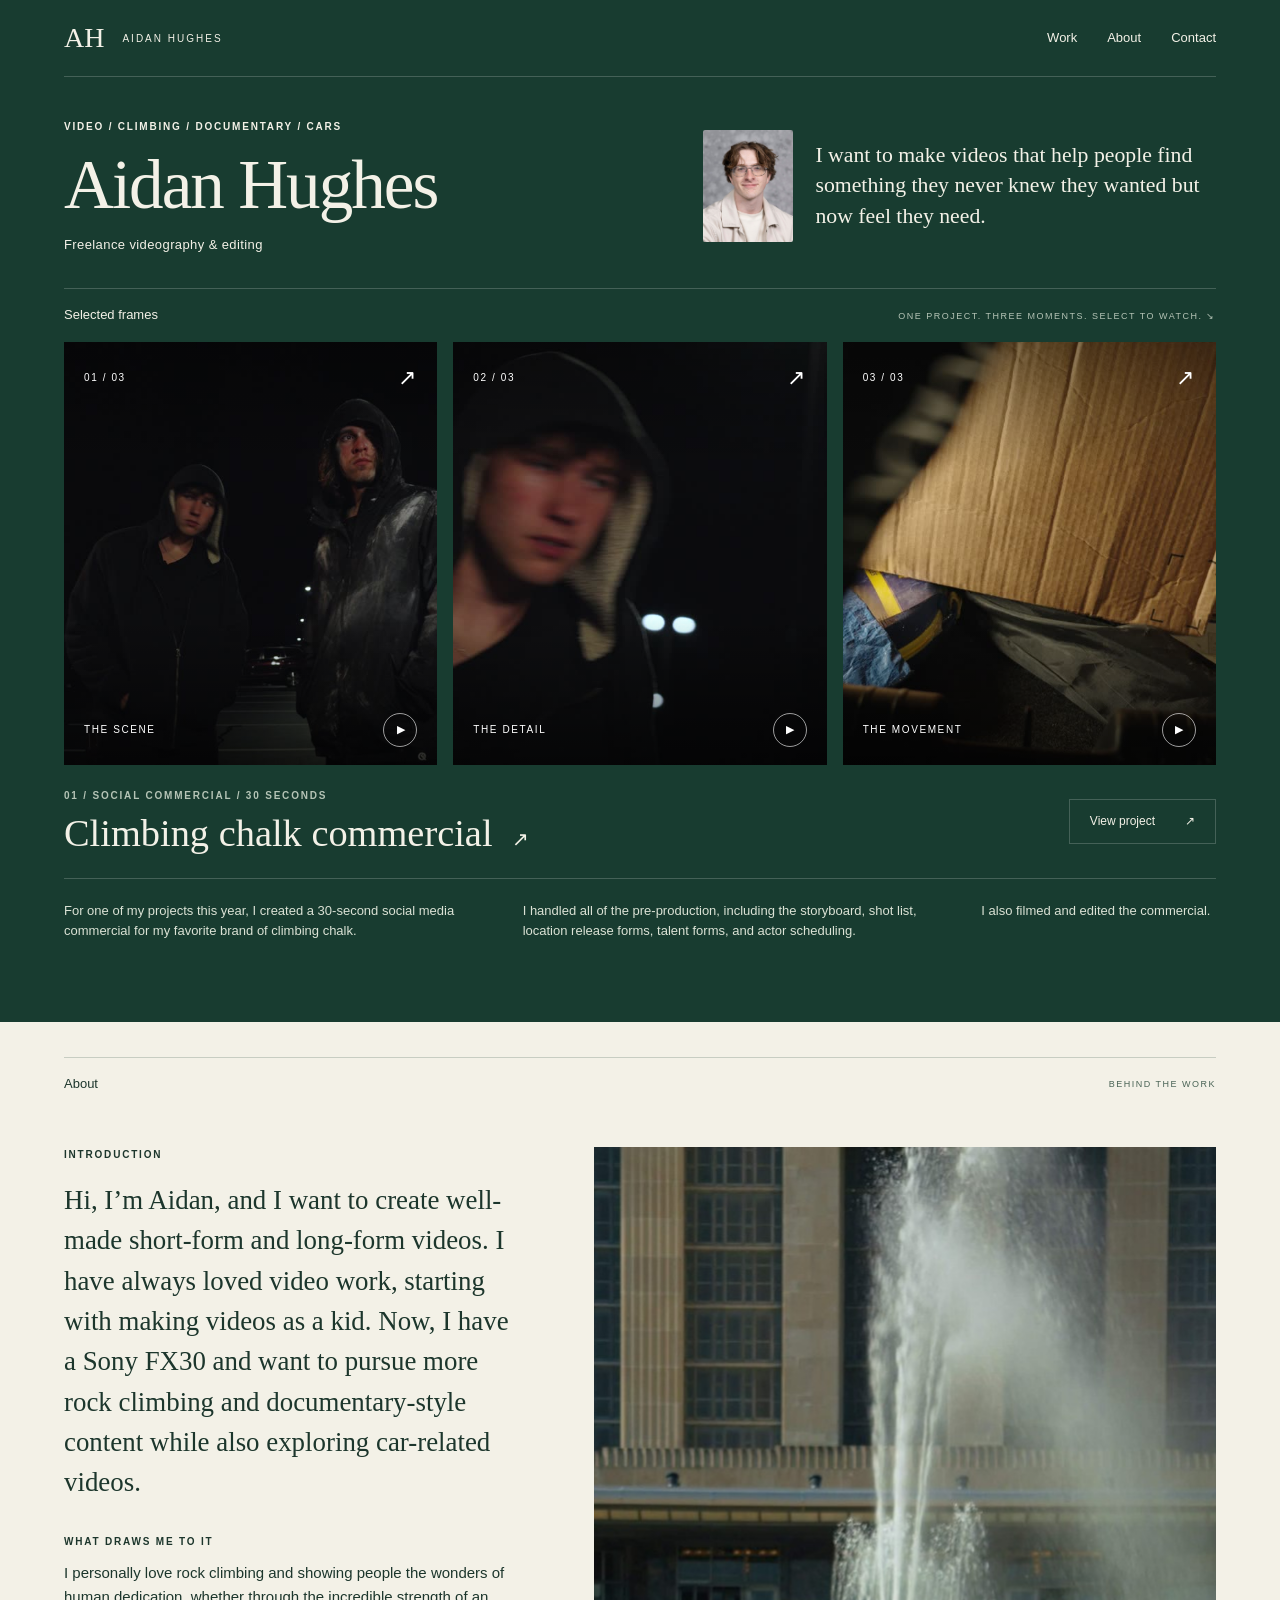
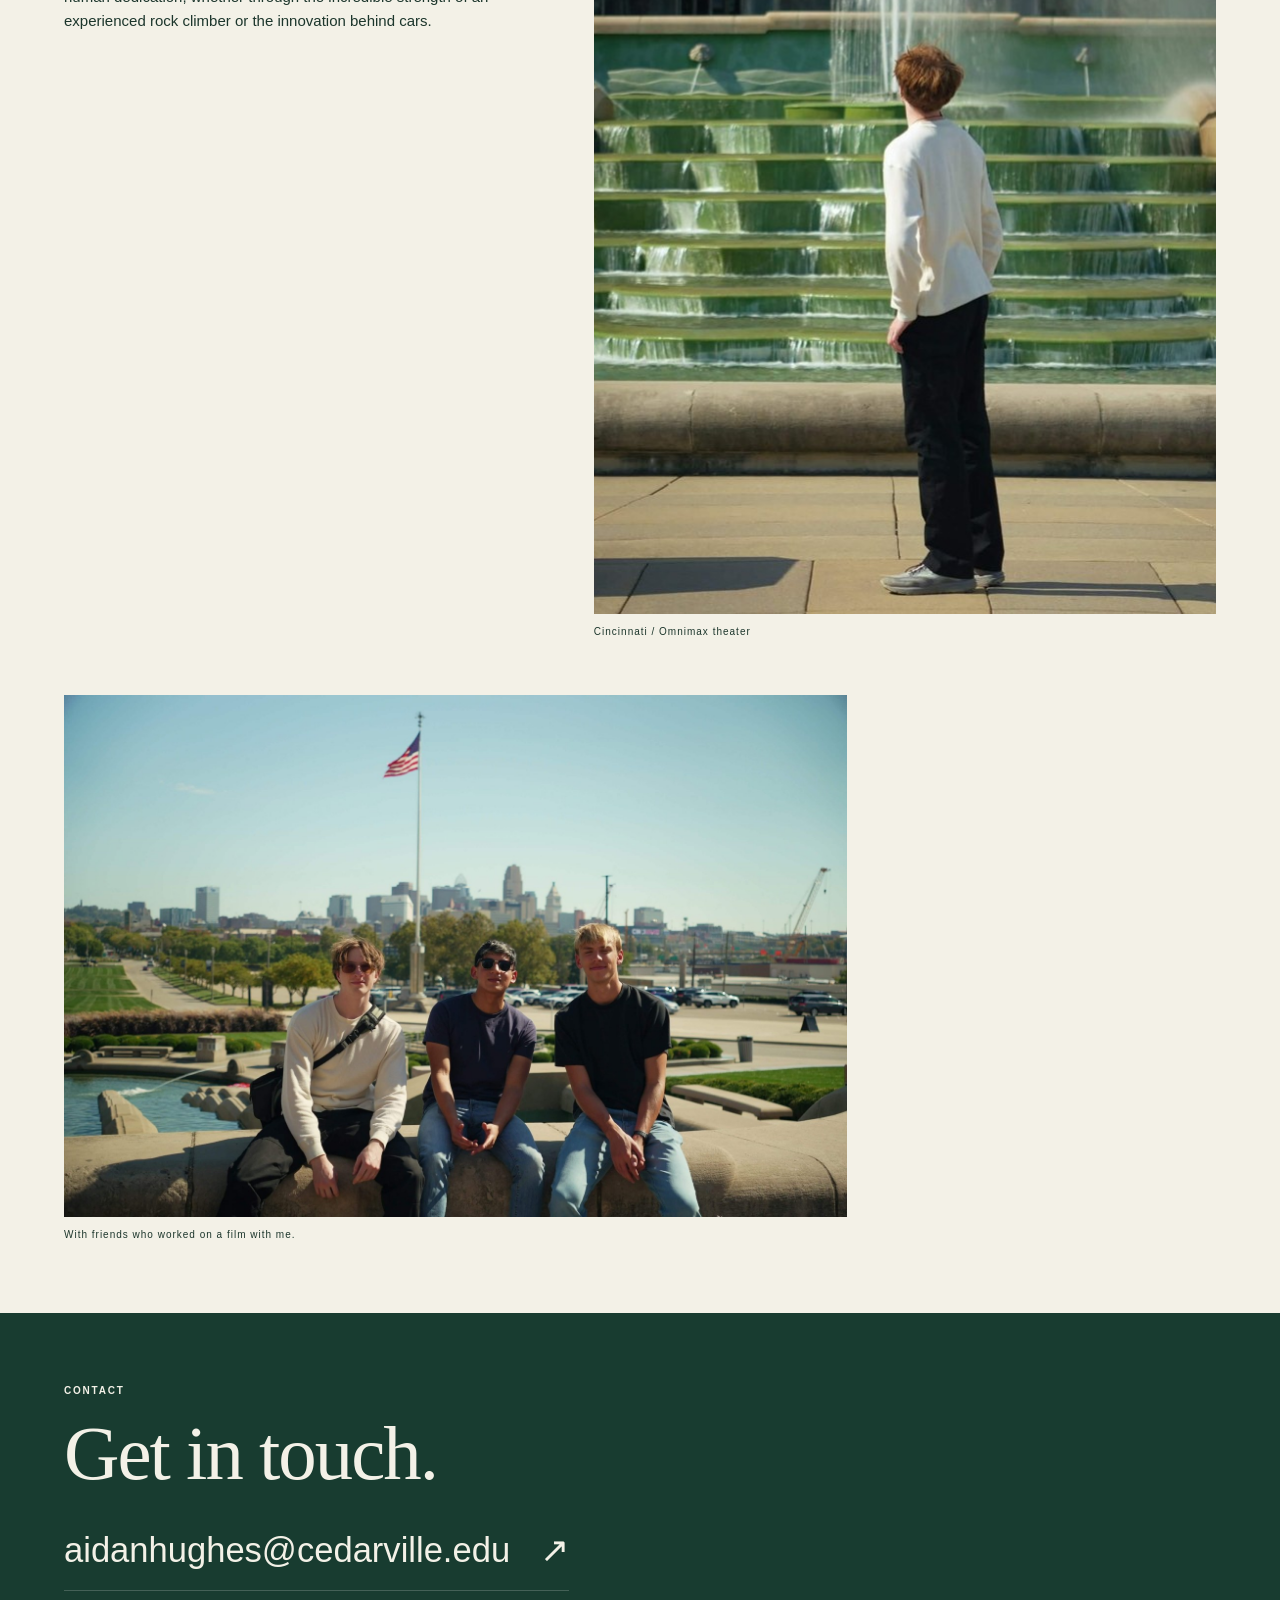
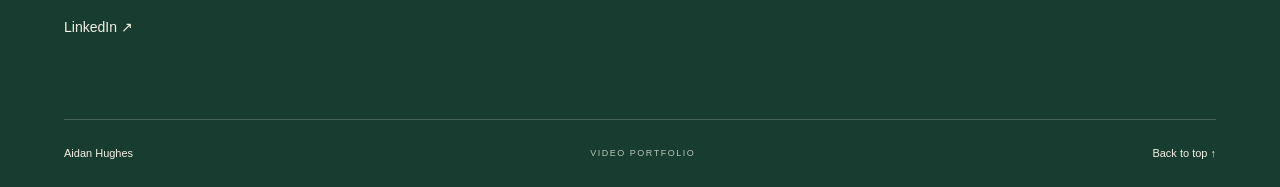
<file: index.html>
<!DOCTYPE html>
<html lang="en">
<head><meta charset="UTF-8"><meta name="viewport" content="width=device-width, initial-scale=1"><meta name="theme-color" content="#183c30"><meta name="description" content="Aidan Hughes — a portfolio of video work, with interests in climbing, documentary storytelling, and cars."><title>Aidan Hughes | Video Portfolio</title><link rel="icon" href="assets/favicon.svg" type="image/svg+xml"><link rel="stylesheet" href="styles.css"></head>

<body id="top"><a class="skip" href="#main">Skip to content</a>
<header class="header"><a class="wordmark" href="index.html" aria-label="Aidan Hughes home">AH<span>AIDAN HUGHES</span></a>
<nav aria-label="Main navigation"><a href="index.html#work">Work</a><a href="index.html#about">About</a><a href="index.html#contact">Contact</a></nav>
</header>

<main id="main">
<section class="identity" aria-labelledby="name">
<div><p class="eyebrow">VIDEO / CLIMBING / DOCUMENTARY / CARS</p><h1 id="name">Aidan Hughes<span class="career">Freelance videography &amp; editing</span></h1></div>

<div class="brand"><img class="portrait" src="assets/aidan-headshot.jpg" alt="Professional headshot of Aidan Hughes" width="100" height="120"><p>I want to make videos that help people find something they never knew they wanted but now feel they need.</p></div>
</section>

<section class="work" id="work" aria-labelledby="work-heading">
<div class="section-bar"><h2 id="work-heading">Selected frames</h2><span>ONE PROJECT. THREE MOMENTS. SELECT TO WATCH. ↘</span></div>

<div class="contact-sheet"><a class="frame frame-1" href="chalk-commercial.html#film" aria-label="Watch climbing chalk commercial, frame 1"><img src="assets/frame-1.jpg" alt="Still 1 from Aidan’s climbing chalk commercial" width="540" height="960"><span class="frame-top">01 / 03 <span>↗</span></span><span class="frame-bottom">THE SCENE<span class="play" aria-hidden="true">▶</span></span></a><a class="frame frame-2" href="chalk-commercial.html#film" aria-label="Watch climbing chalk commercial, frame 2"><img src="assets/frame-2.jpg" alt="Still 2 from Aidan’s climbing chalk commercial" width="540" height="960"><span class="frame-top">02 / 03 <span>↗</span></span><span class="frame-bottom">THE DETAIL<span class="play" aria-hidden="true">▶</span></span></a><a class="frame frame-3" href="chalk-commercial.html#film" aria-label="Watch climbing chalk commercial, frame 3"><img src="assets/frame-3.jpg" alt="Still 3 from Aidan’s climbing chalk commercial" width="540" height="960"><span class="frame-top">03 / 03 <span>↗</span></span><span class="frame-bottom">THE MOVEMENT<span class="play" aria-hidden="true">▶</span></span></a></div>

<div class="project-summary">
<div><p class="eyebrow">01 / SOCIAL COMMERCIAL / 30 SECONDS</p><h3><a href="chalk-commercial.html">Climbing chalk commercial <span>↗</span></a></h3></div>
<a class="button" href="chalk-commercial.html">View project <span>↗</span></a></div>

<div class="work-context"><p>For one of my projects this year, I created a 30-second social media commercial for my favorite brand of climbing chalk.</p><p>I handled all of the pre-production, including the storyboard, shot list, location release forms, talent forms, and actor scheduling.</p><p>I also filmed and edited the commercial.</p></div>
</section>

<section class="about" id="about" aria-labelledby="about-heading">
<div class="section-bar"><h2 id="about-heading">About</h2><span>BEHIND THE WORK</span></div>

<div class="about-layout">
<div class="about-copy"><p class="eyebrow">INTRODUCTION</p><p class="intro">Hi, I’m Aidan, and I want to create well-made short-form and long-form videos. I have always loved video work, starting with making videos as a kid. Now, I have a Sony FX30 and want to pursue more rock climbing and documentary-style content while also exploring car-related videos.</p>
<div class="motivation"><p class="eyebrow">WHAT DRAWS ME TO IT</p><p>I personally love rock climbing and showing people the wonders of human dedication, whether through the incredible strength of an experienced rock climber or the innovation behind cars.</p></div>
</div>

<figure class="location"><img src="assets/omnimax.jpg" alt="Aidan standing in front of the fountain at Cincinnati’s Omnimax theater" width="1600" height="1067" loading="lazy"><figcaption>Cincinnati / Omnimax theater</figcaption></figure>
</div>

<figure class="friends"><img src="assets/film-friends.jpg" alt="Aidan with two friends who worked on a film with him, with Cincinnati in the background" width="1600" height="1067" loading="lazy"><figcaption>With friends who worked on a film with me.</figcaption></figure>
</section>

<section class="contact" id="contact" aria-labelledby="contact-heading"><p class="eyebrow">CONTACT</p><h2 id="contact-heading">Get in touch.</h2><a class="email" href="mailto:aidanhughes@cedarville.edu">aidanhughes@cedarville.edu <span>↗</span></a><a class="linkedin" href="https://www.linkedin.com/in/aidanhughesmedia" target="_blank" rel="noopener noreferrer">LinkedIn ↗</a></section>
</main>

<footer><a href="index.html">Aidan Hughes</a><span>VIDEO PORTFOLIO</span><a href="#top">Back to top ↑</a></footer>
</body></html>
</file>
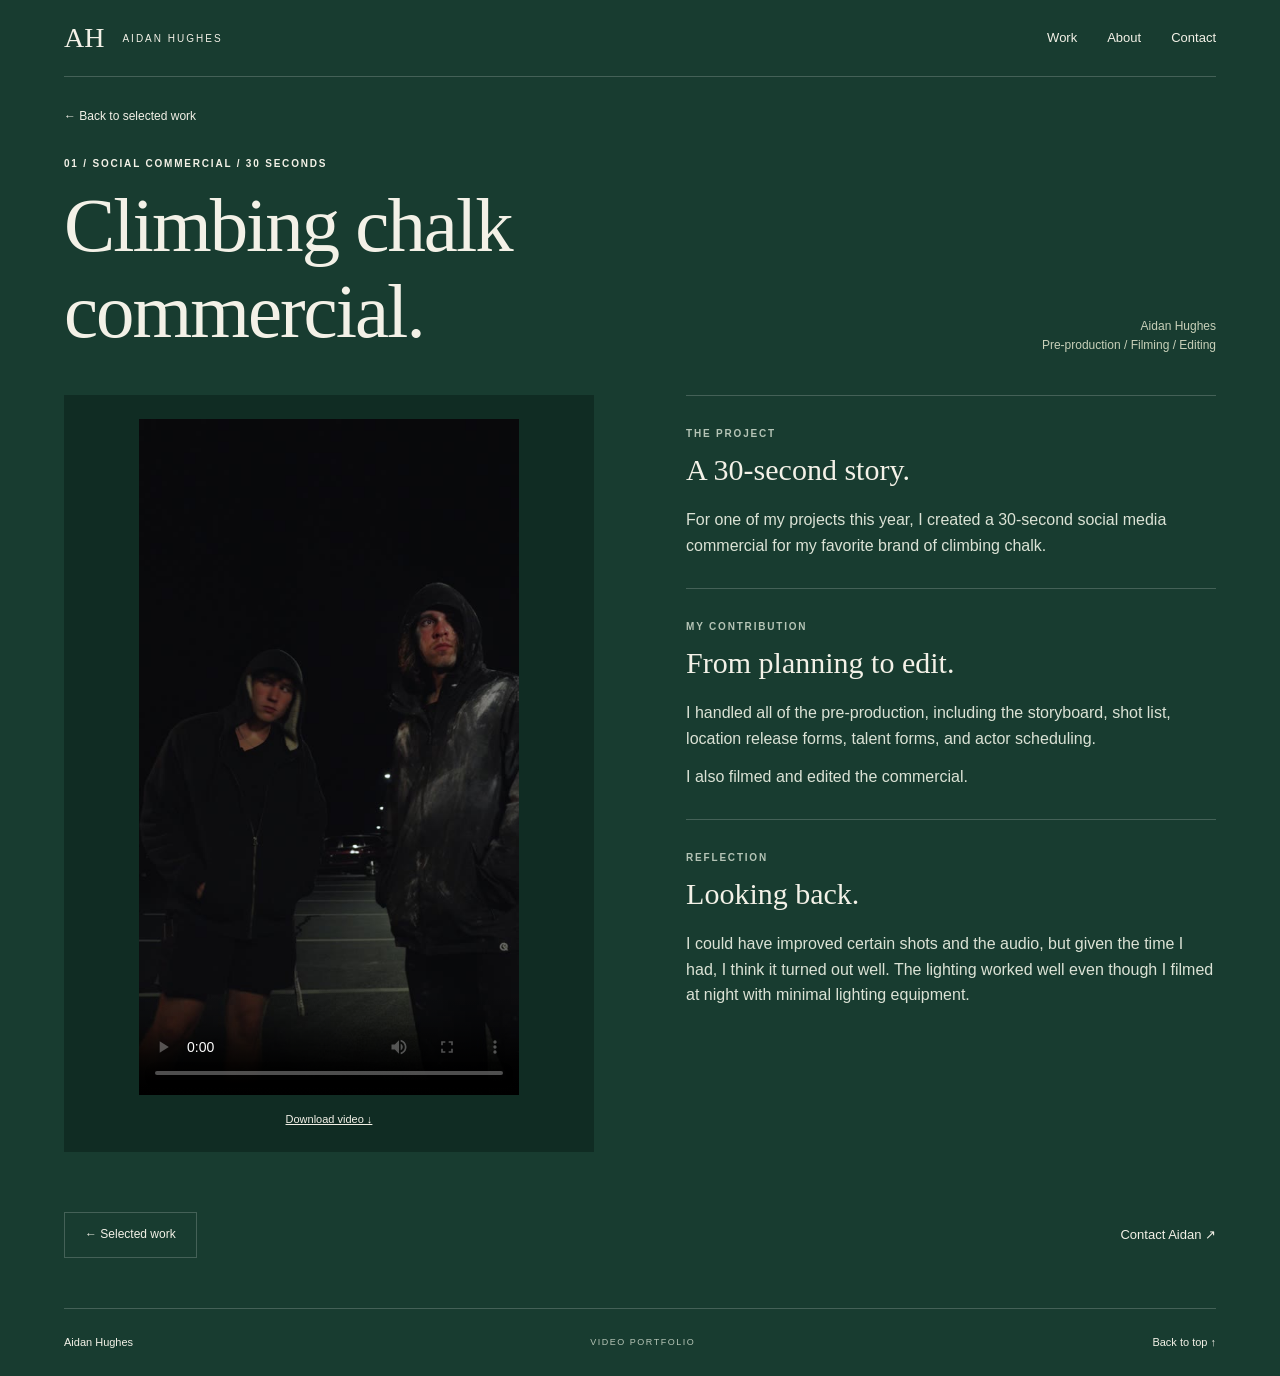
<file: chalk-commercial.html>
<!DOCTYPE html>
<html lang="en">
<head><meta charset="UTF-8"><meta name="viewport" content="width=device-width, initial-scale=1"><meta name="theme-color" content="#183c30"><meta name="description" content="Aidan Hughes — a portfolio of video work, with interests in climbing, documentary storytelling, and cars."><title>Climbing Chalk Commercial | Aidan Hughes</title><link rel="icon" href="assets/favicon.svg" type="image/svg+xml"><link rel="stylesheet" href="styles.css"></head>

<body id="top"><a class="skip" href="#main">Skip to content</a>
<header class="header"><a class="wordmark" href="index.html" aria-label="Aidan Hughes home">AH<span>AIDAN HUGHES</span></a>
<nav aria-label="Main navigation"><a href="index.html#work">Work</a><a href="index.html#about">About</a><a href="index.html#contact">Contact</a></nav>
</header>

<main id="main" class="project-page"><a class="back" href="index.html#work">← Back to selected work</a>
<div class="project-heading">
<div><p class="eyebrow">01 / SOCIAL COMMERCIAL / 30 SECONDS</p><h1>Climbing chalk<br>commercial.</h1></div>
<p class="project-credit">Aidan Hughes<br>Pre-production / Filming / Editing</p></div>

<div class="project-layout">
<section class="screening" id="film" aria-label="Watch the climbing chalk commercial"><video controls playsinline preload="metadata" poster="assets/frame-1.jpg" width="720" height="1280"><source src="assets/chalk-commercial.mp4" type="video/mp4">Your browser cannot play this video. <a href="assets/chalk-commercial.mp4">Download the commercial</a>.</video><a class="download" href="assets/chalk-commercial.mp4" download>Download video ↓</a></section>

<div class="project-notes">
<section><p class="eyebrow">THE PROJECT</p><h2>A 30-second story.</h2><p>For one of my projects this year, I created a 30-second social media commercial for my favorite brand of climbing chalk.</p></section>

<section><p class="eyebrow">MY CONTRIBUTION</p><h2>From planning to edit.</h2><p>I handled all of the pre-production, including the storyboard, shot list, location release forms, talent forms, and actor scheduling.</p><p>I also filmed and edited the commercial.</p></section>

<section><p class="eyebrow">REFLECTION</p><h2>Looking back.</h2><p>I could have improved certain shots and the audio, but given the time I had, I think it turned out well. The lighting worked well even though I filmed at night with minimal lighting equipment.</p></section>
</div>
</div>

<div class="project-end"><a class="button" href="index.html#work">← Selected work</a><a href="index.html#contact">Contact Aidan ↗</a></div>
</main>

<footer><a href="index.html">Aidan Hughes</a><span>VIDEO PORTFOLIO</span><a href="#top">Back to top ↑</a></footer>
</body></html>
</file>
<file: styles.css>
:root { --forest:#183c30; --deep:#102c23; --cream:#f3f1e7; --sage:#c8d0b9; --muted:#b5c4b6; --line:#ffffff30; --ink:#1c362c; }
* { box-sizing:border-box; }
html { scroll-behavior:smooth; scroll-padding-top:24px; }
body { margin:0; background:var(--forest); color:var(--cream); font-family:Arial,Helvetica,sans-serif; font-size:16px; line-height:1.6; }
a { color:inherit; text-decoration:none; }
a:hover { text-decoration:underline; text-underline-offset:5px; }
a:focus-visible,video:focus-visible { outline:3px solid #e3c885; outline-offset:6px; }
img { display:block; max-width:100%; object-fit:cover; }
figure,h1,h2,h3,p { margin:0; }
.skip { position:absolute; top:-100px; left:20px; padding:12px; background:var(--cream); color:var(--ink); z-index:10; }
.skip:focus { top:10px; }
.header { margin:0 5%; padding:24px 0; display:flex; align-items:center; justify-content:space-between; border-bottom:1px solid var(--line); }
.wordmark { font-family:Georgia,serif; font-size:28px; display:flex; align-items:center; gap:18px; line-height:1; }
.wordmark span { font:10px Arial,sans-serif; letter-spacing:2px; }
nav { display:flex; gap:30px; font-size:13px; }
.identity { padding:42px 0 36px; margin:0 5%; display:grid; grid-template-columns:1.15fr 1fr; gap:50px; align-items:center; }
.eyebrow { font-size:10px; letter-spacing:1.8px; font-weight:600; line-height:1.5; }
h1 { font-family:Georgia,'Times New Roman',serif; font-weight:normal; font-size:clamp(42px,5.4vw,80px); letter-spacing:-2px; line-height:1.12; margin-top:12px; }
.career { display:block; font:13px Arial,sans-serif; letter-spacing:.4px; margin-top:14px; }
.brand { display:flex; gap:22px; align-items:center; }
.portrait { width:90px; height:112px; flex-shrink:0; border-radius:2px; object-position:center 35%; }
.brand p { font-family:Georgia,serif; font-size:clamp(18px,1.7vw,25px); line-height:1.4; max-width:390px; }
.work { margin:0 5% 80px; }
.section-bar { display:flex; justify-content:space-between; align-items:center; gap:20px; border-top:1px solid var(--line); padding:16px 0; }
.section-bar h2 { font-size:13px; font-weight:normal; }
.section-bar>span { font-size:9px; letter-spacing:1.5px; color:var(--muted); }
.contact-sheet { display:grid; grid-template-columns:1fr 1fr 1fr; gap:16px; }
.frame { position:relative; overflow:hidden; height:clamp(310px,33vw,500px); background:#101713; }
.frame img { width:100%; height:100%; object-position:center 43%; transition:transform .3s; }
.frame:after { content:''; position:absolute; inset:0; background:linear-gradient(#0005,transparent 30%,transparent 65%,#0009); pointer-events:none; }
.frame:hover img { transform:scale(1.035); }
.frame-top,.frame-bottom { position:absolute; z-index:1; left:20px; right:20px; display:flex; justify-content:space-between; align-items:center; font-size:10px; letter-spacing:1.6px; color:white; }
.frame-top { top:18px; }
.frame-top>span { font-size:22px; }
.frame-bottom { bottom:18px; }
.play { width:34px; height:34px; border:1px solid #fff9; display:grid; place-items:center; border-radius:50%; font-size:11px; padding-left:2px; }
.project-summary { display:flex; align-items:center; justify-content:space-between; gap:20px; padding:23px 0; border-bottom:1px solid var(--line); }
.project-summary .eyebrow { color:var(--muted); }
h3 { font:normal clamp(24px,3vw,40px) Georgia,serif; margin-top:8px; }
h3 span { font:20px Arial,sans-serif; margin-left:10px; }
.button { display:inline-flex; gap:30px; align-items:center; padding:12px 20px; border:1px solid var(--line); font-size:12px; white-space:nowrap; }
.button:hover { background:var(--cream); color:var(--deep); text-decoration:none; }
.work-context { display:grid; grid-template-columns:1fr 1fr .55fr; gap:32px; padding-top:22px; color:#dbe2d5; font-size:13px; }
.about { padding:35px 5% 70px; background:var(--cream); color:var(--ink); }
.about .section-bar { border-color:#183c3033; }
.about .section-bar>span { color:#4a6456; }
.about-layout { display:grid; grid-template-columns:.85fr 1.15fr; gap:70px; padding-top:36px; align-items:start; }
.intro { font:normal clamp(21px,2.1vw,30px)/1.5 Georgia,serif; margin-top:18px; }
.motivation { margin-top:32px; }
.motivation>p:last-child { margin-top:12px; font-size:15px; }
.location img { width:100%; aspect-ratio:4/5; object-position:52% center; }
figcaption { font-size:10px; letter-spacing:1px; padding-top:10px; }
.friends { width:68%; margin-top:55px; }
.friends img { width:100%; height:auto; }
.contact { padding:70px 5% 80px; }
.contact h2 { font:normal clamp(40px,6vw,80px) Georgia,serif; letter-spacing:-2px; margin:12px 0 25px; }
.email { display:block; width:fit-content; font-size:clamp(16px,2.7vw,36px); padding-bottom:12px; border-bottom:1px solid var(--line); }
.email span { margin-left:20px; }
.linkedin { display:block; width:fit-content; font-size:14px; margin-top:25px; }
footer { margin:0 5%; display:flex; justify-content:space-between; align-items:center; gap:15px; border-top:1px solid var(--line); padding:25px 0; font-size:11px; }
footer span { font-size:9px; letter-spacing:1.5px; color:var(--muted); }
.project-page { margin:0 5%; }
.back { display:inline-block; font-size:12px; margin:30px 0; }
.project-heading { display:flex; justify-content:space-between; align-items:end; gap:30px; margin-bottom:40px; }
.project-heading h1 { font-size:clamp(40px,6vw,80px); }
.project-credit { font-size:12px; color:var(--sage); text-align:right; }
.project-layout { display:grid; grid-template-columns:1fr 1fr; gap:8%; align-items:start; margin-bottom:60px; }
.screening { background:var(--deep); padding:24px; display:flex; flex-direction:column; align-items:center; }
video { width:100%; max-width:380px; height:auto; display:block; background:#000; }
.download { font-size:11px; margin-top:16px; text-decoration:underline; }
.project-notes section { padding:30px 0; border-top:1px solid var(--line); }
.project-notes h2 { font:normal 30px Georgia,serif; margin:12px 0 20px; }
.project-notes section>p:not(.eyebrow) { margin-top:12px; color:#dbe2d5; }
.project-notes .eyebrow { color:var(--muted); }
.project-end { display:flex; align-items:center; justify-content:space-between; gap:20px; margin-bottom:50px; font-size:13px; }
@media(min-width:1600px) { .header,.identity,.work,footer,.project-page { max-width:1440px; margin-left:auto; margin-right:auto; } .about,.contact { padding-left:max(5%,calc((100% - 1440px)/2)); padding-right:max(5%,calc((100% - 1440px)/2)); } }
@media(max-width:760px) { .header { padding:20px 0; } .wordmark span { display:none; } nav { gap:22px; } .identity { grid-template-columns:1fr; gap:25px; padding:30px 0; } .brand { max-width:520px; } .portrait { width:70px; height:86px; } .brand p { font-size:19px; } .section-bar>span { max-width:180px; text-align:right; font-size:8px; } .contact-sheet { gap:8px; } .frame { height:300px; } .frame-top,.frame-bottom { left:10px; right:10px; font-size:8px; letter-spacing:1px; } .frame-bottom { display:block; } .play { margin-top:10px; width:28px; height:28px; } .project-summary { align-items:start; } .button { gap:12px; padding:10px 14px; } .work-context { grid-template-columns:1fr; gap:14px; } .work { margin-bottom:45px; } .about-layout { grid-template-columns:1fr; gap:35px; } .location img { aspect-ratio:3/2; } .friends { width:100%; margin-top:35px; } .contact { padding-top:50px; padding-bottom:55px; } .project-heading { display:block; } .project-credit { text-align:left; margin-top:20px; } .project-layout { grid-template-columns:1fr; gap:35px; } .screening { padding:16px; } footer span { display:none; } }
@media(max-width:420px) { h1 { font-size:44px; } .frame { height:235px; } .frame-top>span { font-size:16px; } .project-summary { display:block; } .project-summary .button { margin-top:18px; } .email span { margin-left:4px; } }
@media(prefers-reduced-motion:reduce) { html { scroll-behavior:auto; } .frame img { transition:none; } }
</file>
